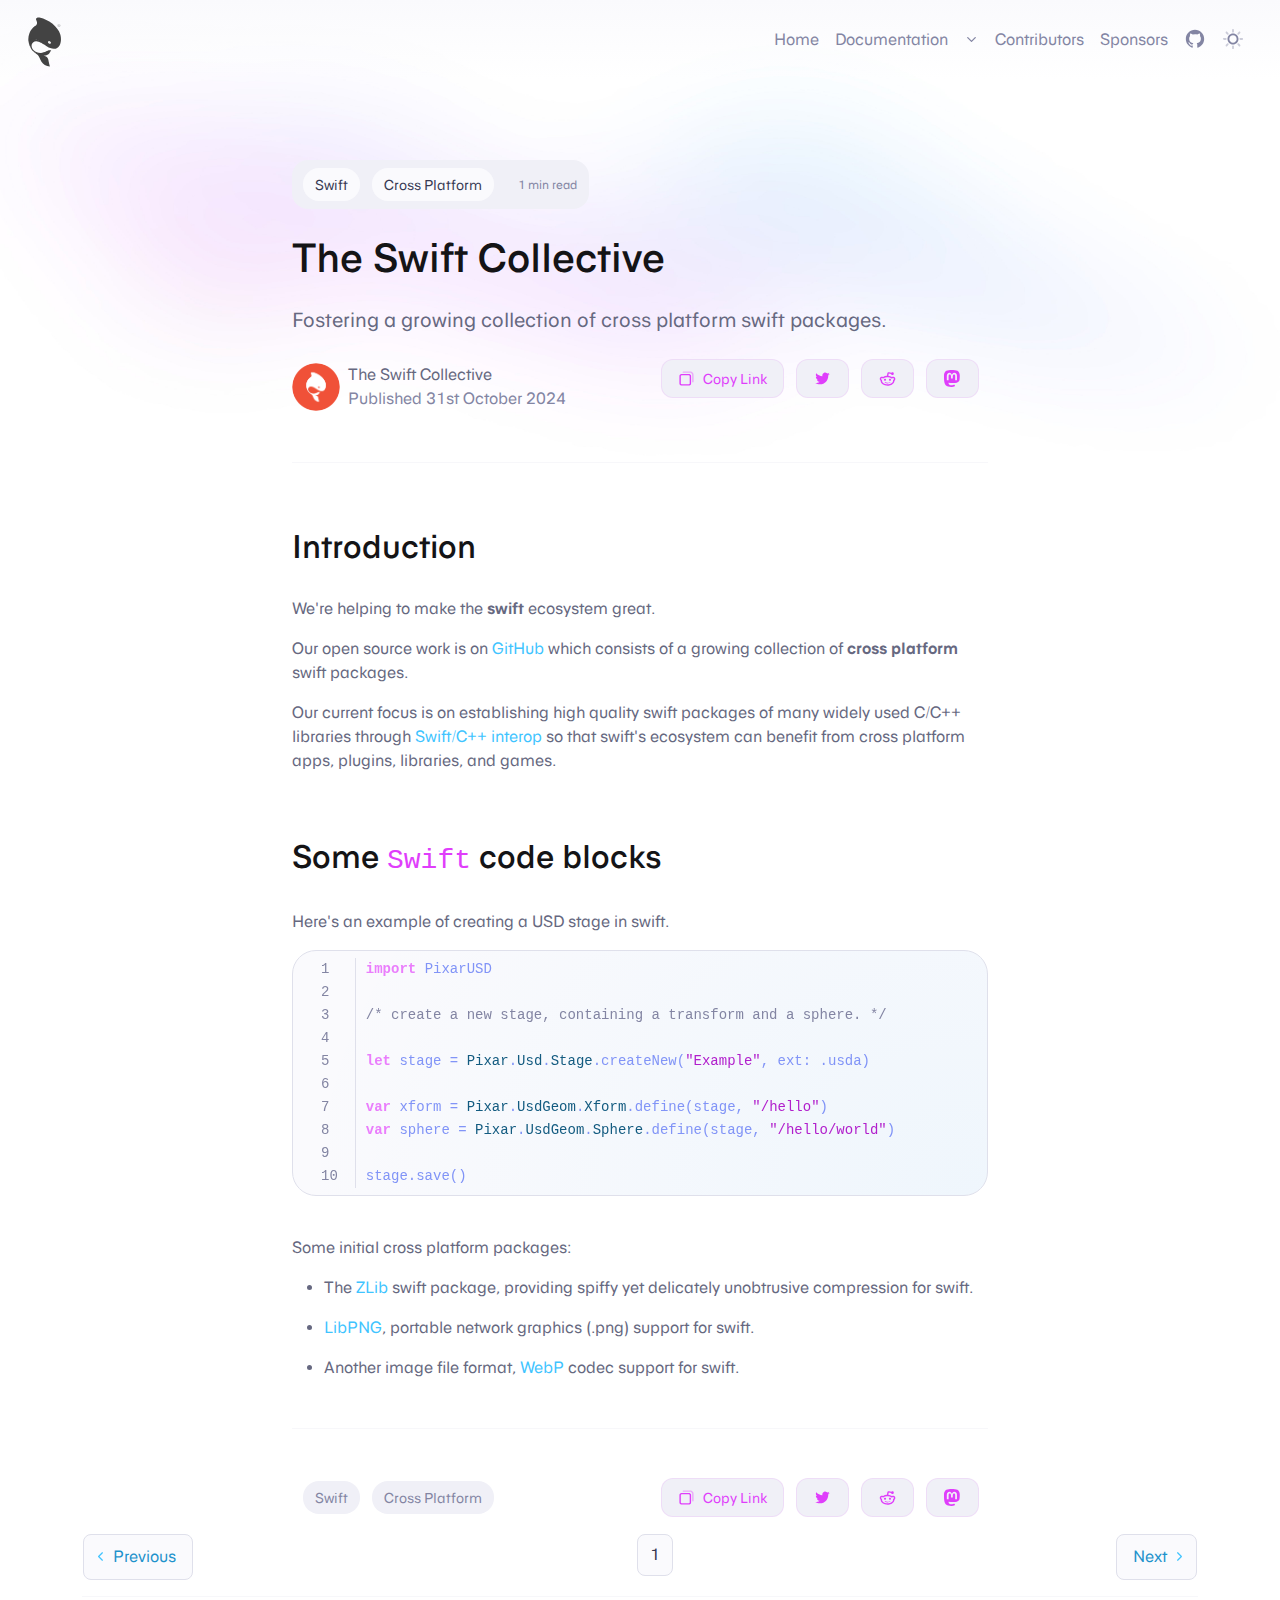
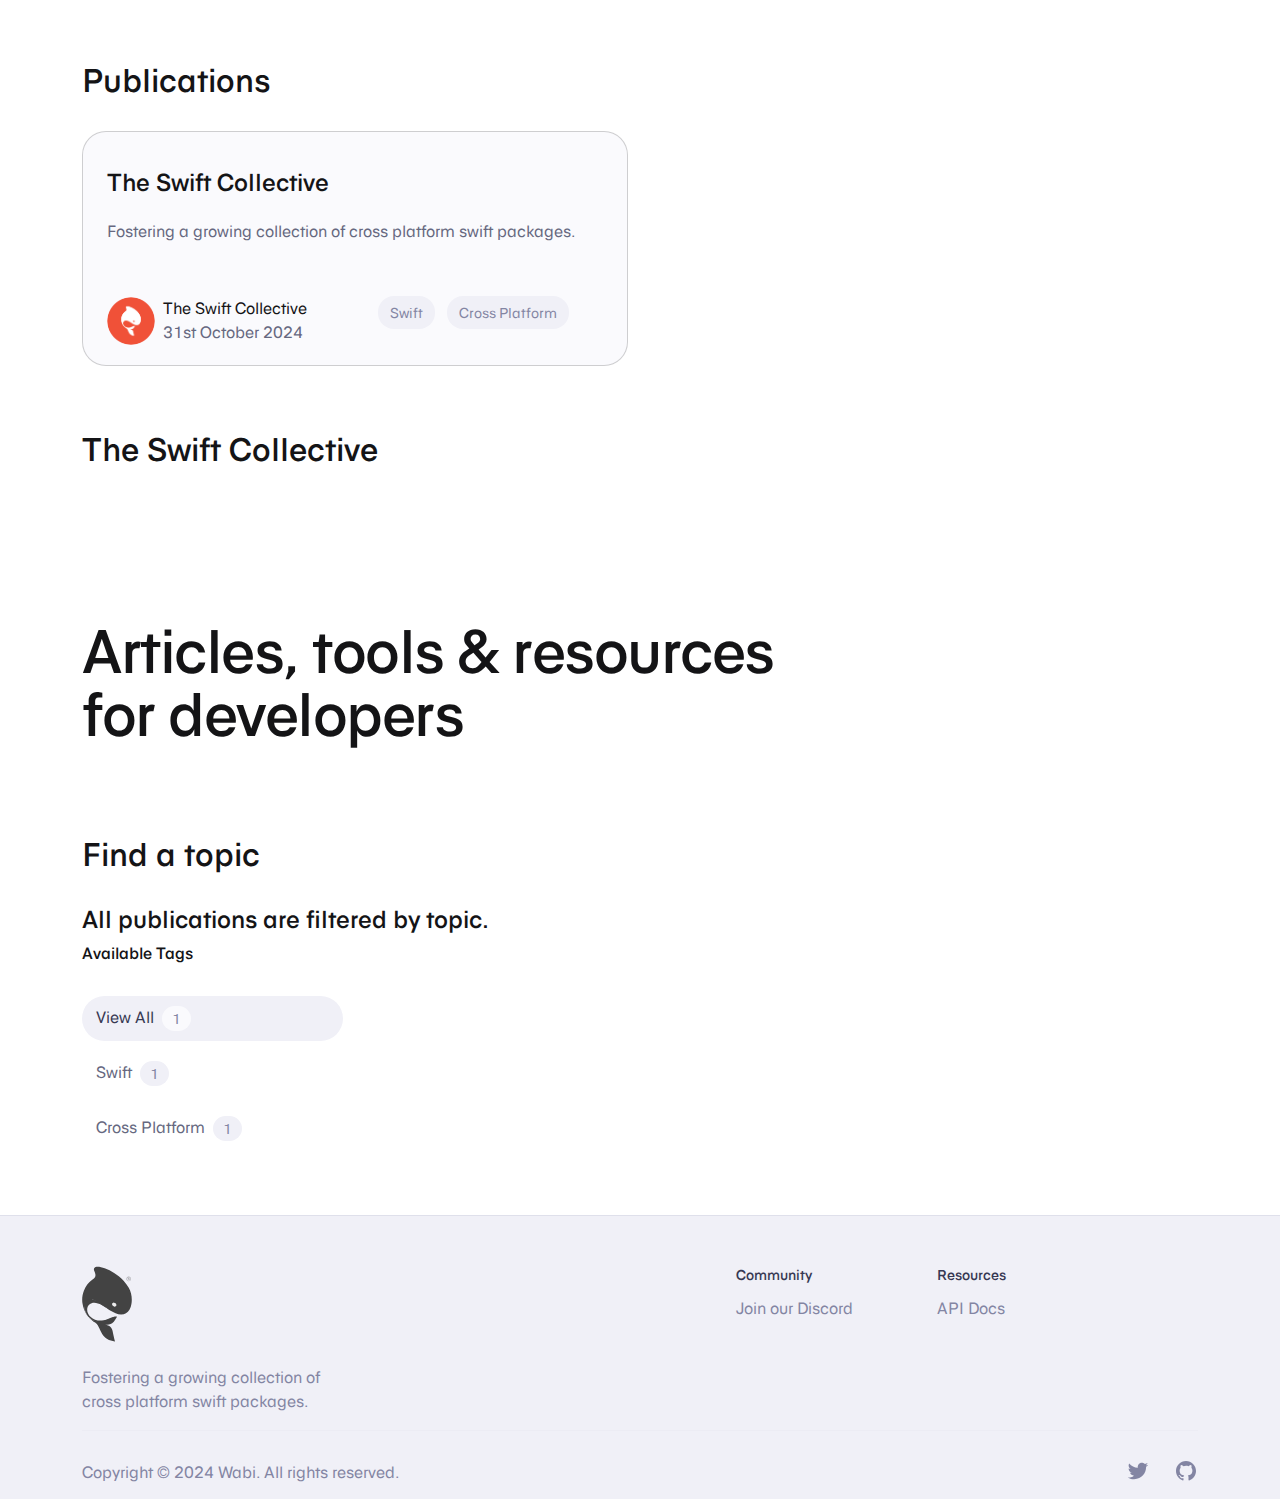
<file: index.html>
<!DOCTYPE html><html lang="en"><head><meta charset="UTF-8"/><meta name="og:site_name" content="The Swift Collective"/><link rel="canonical" href="https://theswiftcollective.com"/><meta name="twitter:url" content="https://theswiftcollective.com"/><meta name="og:url" content="https://theswiftcollective.com"/><title>The Swift Collective</title><meta name="twitter:title" content="The Swift Collective"/><meta name="og:title" content="The Swift Collective"/><meta name="description" content="Fostering a growing collection of cross platform swift packages."/><meta name="twitter:description" content="Fostering a growing collection of cross platform swift packages."/><meta name="og:description" content="Fostering a growing collection of cross platform swift packages."/><meta name="twitter:card" content="summary"/><link rel="stylesheet" href="/main.css" type="text/css"/><script src="/js/detectColorScheme.js"></script><meta name="viewport" content="width=device-width, initial-scale=1.0"/><meta name="color-scheme" content="light dark"/><link rel="apple-touch-icon" sizes="180x180" href="/favicons/apple-touch-icon.png"/><link rel="icon" sizes="32x32" href="/favicons/favicon-32x32.png" type="image/png"/><link rel="icon" sizes="16x16" href="/favicons/favicon-16x16.png" type="image/png"/><link rel="manifest" href="/favicons/site.webmanifest"/><link rel="shortcut icon" href="/favicons/favicon.ico"/><meta name="msapplication-TileColor" content="#da532c"/><meta name="msapplication-config" content="/favicons/browserconfig.xml"/><meta name="theme-color" content="#ffffff"/><link rel="alternate" href="/feed.rss" type="application/rss+xml" title="Subscribe to The Swift Collective"/></head><body><nav class="navbar navbar-expand-lg" id="wabi-navbar"><div class="container-fluid"><a href="/" class="navbar-brand ms-3"><span id="wabi-logo" class="d-inline-block align-text-top" aria-label="Wabi Foundation Logo" width="130" height="50"></span></a><button class="navbar-toggler" type="button" aria-label="Toggle navigation" data-bs-toggle="collapse" data-bs-target="#navbarSupportedContent" aria-controls="navbarSupportedContent" aria-expanded="false"><span id="wabi-navbar-toggler-icon" class="wabi-icon icon-menu-04"></span></button><div class="collapse navbar-collapse me-lg-3" id="navbarSupportedContent"><ul class="navbar-nav ms-auto mb-2 mb-lg-0"><li><a href="#" class="nav-link">Home</a></li><li class="nav-item dropdown"><a href="#" class="nav-link dropdown-no-outline d-flex" id="documentation-dropdown-link" role="button" onclick="Wabi.toggleDocumentationDropdown(); return true;" data-bs-toggle="dropdown" aria-expanded="false">Documentation<span class="wabi-icon icon-chevron-down ms-auto ms-lg-3" id="documentation-navbar-chevron"></span></a><ul class="dropdown-menu animate slideIn" id="framework-dropdown-menu"><li class="m-lg-2"><a href="https://www.theswiftcollective.com" target="_blank" class="dropdown-item"><div class="nav-dropdown-container d-flex"><span class="wabi-icon icon-server-04"></span><div class="ms-3"><div class="nav-dropdown-container-title">Framework Docs</div><div class="nav-dropdown-container-caption d-none d-lg-block">Learn how to use Wabi's Software</div></div></div></a></li><li class="m-lg-2"><a href="https://www.theswiftcollective.com" target="_blank" class="dropdown-item"><div class="nav-dropdown-container d-flex"><span class="wabi-icon icon-dataflow-03"></span><div class="ms-3"><div class="nav-dropdown-container-title">API Docs</div><div class="nav-dropdown-container-caption d-none d-lg-block">Reference documentation for Wabi</div></div></div></a></li></ul></li><li class="nav-item"><a href="https://github.com/wabiverse/SwiftUSD/graphs/contributors" target="_blank" class="nav-link">Contributors</a></li><li class="nav-item"><a href="https://github.com/sponsors/wabiverse" target="_blank" class="nav-link">Sponsors</a></li><li class="nav-item"><a href="https://github.com/the-swift-collective" target="_blank" class="nav-link"><span class="wabi-icon icon-github-fill"></span></a></li><li class="nav-item"><a href="#" class="nav-link" id="theme-switch" aria-label="Toggle dark mode"><span class="wabi-icon" id="theme-switch-icon"></span></a></li></ul></div></div></nav><div class="container wabi-container blog-container"><div class="blog-post-header"><div id="blog-time-tag-container"><div class="d-flex" id="blog-time-tags"><div class="blog-tags"><ul class="mx-auto mx-lg-0 flex-wrap"><li class="my-1"><a href="#">Swift</a></li><li class="my-1"><a href="#">Cross Platform</a></li></ul></div><div id="blog-post-reading-time">1 min read</div></div></div><h1 class="mb-4 mt-4">The Swift Collective</h1><div class="mb-4" id="blog-description">Fostering a growing collection of cross platform swift packages.</div><div class="row"><div class="blog-post-author col-lg d-flex"><img src="/images/author-image-wabi.png" alt="The Swift Collective" class="blog-post-author-image me-2"/><div class="blog-post-author-date-container "><div class="blog-post-author-name"><div>The Swift Collective</div></div><div class="blog-post-publish-date">Published 31st October 2024</div></div></div><div id="blog-top-share" class="ms-auto blog-share col-lg-6 mt-4 mt-lg-0 d-flex align-items-center justify-content-center"><ul><li class="ms-auto"><a href="#" class="btn btn-secondary btn-small d-flex" onclick="Wabi.copyURLToClipboard(); return false;"><span class="wabi-icon icon-copy-06 me-2"></span>Copy Link</a></li><li><a href="#" class="btn btn-secondary btn-small d-flex twitter-share-button">&nbsp;<span class="wabi-icon icon-twitter-fill share-icon-empty"></span>&nbsp;</a></li><li><a href="#" class="btn btn-secondary btn-small d-flex reddit-share-button">&nbsp;<span class="wabi-icon icon-reddit-fill share-icon-empty"></span>&nbsp;</a></li><li class="me-auto"><a href="#" class="btn btn-secondary btn-small d-flex mastodon-share-button">&nbsp;<span class="wabi-icon icon-mastodon-fill share-icon-empty"></span>&nbsp;</a></li></ul></div></div></div><hr class="blog-post-divider"/><div class="blog-content"><div><h2>Introduction</h2><p>We're helping to make the <b>swift</b> ecosystem great.</p><p>Our open source work is on <a href="https://github.com/the-swift-collective">GitHub</a> which consists of a growing collection of <b>cross platform</b> swift packages.</p><p>Our current focus is on establishing high quality swift packages of many widely used C/C++ libraries through <a href="https://www.swift.org/documentation/cxx-interop">Swift/C++ interop</a> so that swift's ecosystem can benefit from cross platform apps, plugins, libraries, and games.</p><h2>Some <code>Swift</code> code blocks</h2><p>Here's an example of creating a USD stage in swift.</p><pre class="swift"><code>import PixarUSD

/* create a new stage, containing a transform and a sphere. */

let stage = Pixar.Usd.Stage.createNew("Example", ext: .usda)

var xform = Pixar.UsdGeom.Xform.define(stage, "/hello")
var sphere = Pixar.UsdGeom.Sphere.define(stage, "/hello/world")

stage.save()</code></pre><br/><p>Some initial cross platform packages:</p><ul><li><p>The <a href="https://github.com/the-swift-collective/zlib">ZLib</a> swift package, providing spiffy yet delicately unobtrusive compression for swift.</p></li><li><p><a href="https://github.com/the-swift-collective/libpng">LibPNG</a>, portable network graphics (.png) support for swift. </p></li><li><p>Another image file format, <a href="https://github.com/the-swift-collective/libwebp">WebP</a> codec support for swift.</p></li></ul></div></div><hr class="blog-post-divider"/><div id="blog-post-bottom" class="row align-items-center"><div id="blog-bottom-tags" class="blog-tags col-lg-6 d-flex"><ul class="mx-auto mx-lg-0 flex-wrap"><li class="my-1"><a href="#">Swift</a></li><li class="my-1"><a href="#">Cross Platform</a></li></ul></div><div class="ms-auto blog-share col-lg-6" id="blog-bottom-share"><ul><li class="ms-auto"><a href="#" class="btn btn-secondary btn-small d-flex" onclick="Wabi.copyURLToClipboard(); return false;"><span class="wabi-icon icon-copy-06 me-2"></span>Copy Link</a></li><li><a href="#" class="btn btn-secondary btn-small d-flex twitter-share-button">&nbsp;<span class="wabi-icon icon-twitter-fill share-icon-empty"></span>&nbsp;</a></li><li><a href="#" class="btn btn-secondary btn-small d-flex reddit-share-button">&nbsp;<span class="wabi-icon icon-reddit-fill share-icon-empty"></span>&nbsp;</a></li><li class="me-auto"><a href="#" class="btn btn-secondary btn-small d-flex mastodon-share-button">&nbsp;<span class="wabi-icon icon-mastodon-fill share-icon-empty"></span>&nbsp;</a></li></ul></div></div></div><div class="container"><nav aria-label="blog-pagination"><ul class="pagination justify-content-center"><li class="page-item me-auto disabled"><a href="#" class="page-link page-link-next-previous d-flex page-link-previous" aria-label="Previous"><span class="wabi-icon icon-chevron-left"></span><div class="d-none d-lg-block">Previous</div></a></li><li aria-current="page" class="page-item d-none d-lg-block active"><span class="page-link">1</span></li><li class="page-item pagination-ellipsis d-lg-none">Page 1 of 1</li><li class="page-item ms-auto disabled"><a href="#" class="page-link page-link-next-previous d-flex page-link-next" aria-label="Next"><div class="d-none d-lg-block">Next</div><span class="wabi-icon icon-chevron-right"></span></a></li></ul></nav><hr/><h2>Publications</h2><div class="row row-cols-1 row-cols-lg-2 g-4"><div class="col"><div class="card blog-card"><div class="card-body"><a href="#" class="blog-post-link"><h2 class="card-title">The Swift Collective</h2></a><p class="card-text">Fostering a growing collection of cross platform swift packages.</p><div class="row"><div class="blog-post-author col-lg d-flex"><img src="/images/author-image-wabi.png" alt="The Swift Collective" class="blog-post-author-image me-2"/><div class="blog-post-author-date-container "><div class="blog-post-author-name"><div>The Swift Collective</div></div><div class="blog-post-publish-date">31st October 2024</div></div></div><div class="col-lg blog-tags pt-4 pt-lg-0 d-flex align-items-center"><ul class="mx-auto mx-lg-0 flex-wrap"><li class="my-1"><a href="#">Swift</a></li><li class="my-1"><a href="#">Cross Platform</a></li></ul></div></div></div></div></div></div><h2>The Swift Collective</h2><h1 class="wabi-blog-page-heading">Articles, tools &amp; resources for developers</h1><h2>Find a topic</h2><h4>All publications are filtered by topic.</h4><div class="row"><div class="col-lg-3"><div class="blog-tag-list"><h5 class="list-heading d-none d-lg-block">Available Tags</h5><button class="d-lg-none wabi-molecule wabi-molecule-list" id="tag-list-mobile-button" type="button" data-bs-toggle="collapse" data-bs-target="#tagListCollapse" aria-expanded="false" aria-controls="tagListCollapse"><div class="d-flex flex-row align-items-center">View All<span class="ms-auto wabi-icon icon-chevron-down"></span></div></button><ul class="collapse tag-list-collapse mobile-drop-down-menu" id="tagListCollapse"><li class="tag-list-tag"><a href="#" class="tag-link d-flex align-items-center active">View All<span class="badge ms-2 d-none d-lg-block">1</span></a></li><li class="tag-list-tag"><a href="#" class="tag-link d-flex align-items-center">Swift<span class="badge ms-2 d-none d-lg-block">1</span></a></li><li class="tag-list-tag"><a href="#" class="tag-link d-flex align-items-center">Cross Platform<span class="badge ms-2 d-none d-lg-block">1</span></a></li></ul></div></div><div class="col"></div></div></div><footer class="mt-5"><div class="container mt-5"><div class="row"><div id="footer-callout" class="col-md"><span class="d-inline-block align-text-top" aria-label="Wabi Foundation Logo" id="wabi-logo-footer" width="197" height="76"></span><div class="w-lg-50 mt-4">Fostering a growing collection of cross platform swift packages.</div></div><div class="mt-4 mt-lg-0 col-md"><div class="row"><div id="footer-community-links" class="col-6 ps-lg-5"><h6 class="ps-lg-5">Community</h6><ul class="ps-lg-5"><li><a href="https://discord.gg/bfW4NyKpuA" target="_blank">Join our Discord</a></li></ul></div><div id="footer-resources-links" class="col-6"><h6>Resources</h6><ul><li><a href="https://api.theswiftcollective.com" target="_blank">API Docs</a></li></ul></div></div></div></div><hr/><div id="footer-bottom"><div id="footer-copyright" class="my-auto">Copyright &copy; 2024 Wabi. All rights reserved.</div><div id="footer-social-links" class="ms-auto"><ul class="d-flex"><li class="me-4"><a href="https://twitter.com/artist_furby" target="_blank"><span class="wabi-icon icon-twitter-fill"></span></a></li><li><a href="https://github.com/the-swift-collective" target="_blank"><span class="wabi-icon icon-github-fill"></span></a></li></ul></div></div></div></footer><script src="/main.js"></script></body></html>
</file>
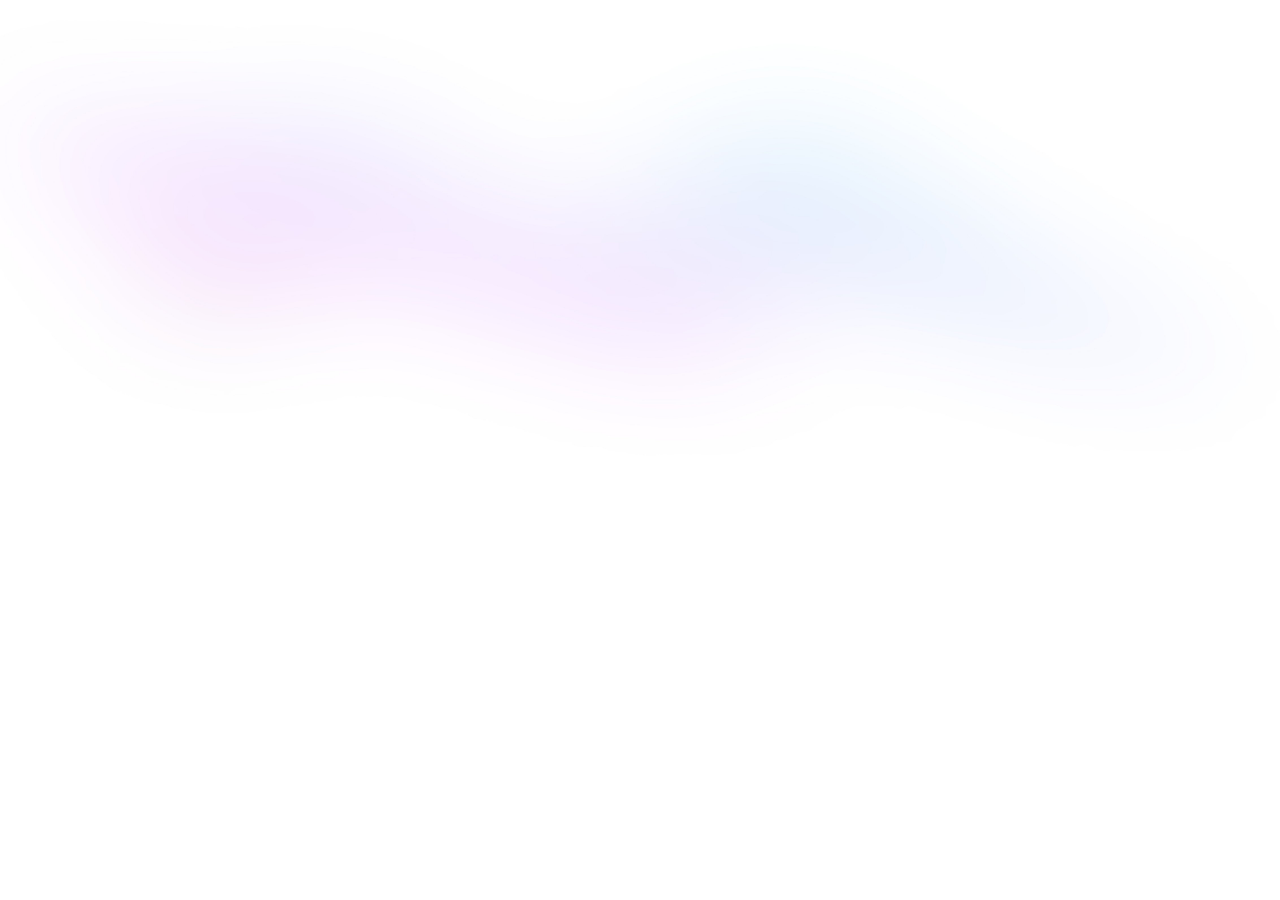
<file: posts/index.html>
<!DOCTYPE html><html lang="en"><head><meta charset="UTF-8"/><meta name="og:site_name" content="The Swift Collective"/><link rel="canonical" href="https://theswiftcollective.com/posts"/><meta name="twitter:url" content="https://theswiftcollective.com/posts"/><meta name="og:url" content="https://theswiftcollective.com/posts"/><title>Posts | The Swift Collective</title><meta name="twitter:title" content="Posts | The Swift Collective"/><meta name="og:title" content="Posts | The Swift Collective"/><meta name="description" content="Fostering a growing collection of cross platform swift packages."/><meta name="twitter:description" content="Fostering a growing collection of cross platform swift packages."/><meta name="og:description" content="Fostering a growing collection of cross platform swift packages."/><meta name="twitter:card" content="summary"/><link rel="stylesheet" href="/main.css" type="text/css"/><script src="/js/detectColorScheme.js"></script><meta name="viewport" content="width=device-width, initial-scale=1.0"/><meta name="color-scheme" content="light dark"/><link rel="apple-touch-icon" sizes="180x180" href="/favicons/apple-touch-icon.png"/><link rel="icon" sizes="32x32" href="/favicons/favicon-32x32.png" type="image/png"/><link rel="icon" sizes="16x16" href="/favicons/favicon-16x16.png" type="image/png"/><link rel="manifest" href="/favicons/site.webmanifest"/><link rel="shortcut icon" href="/favicons/favicon.ico"/><meta name="msapplication-TileColor" content="#da532c"/><meta name="msapplication-config" content="/favicons/browserconfig.xml"/><meta name="theme-color" content="#ffffff"/><link rel="alternate" href="/feed.rss" type="application/rss+xml" title="Subscribe to The Swift Collective"/></head><body></body></html>
</file>
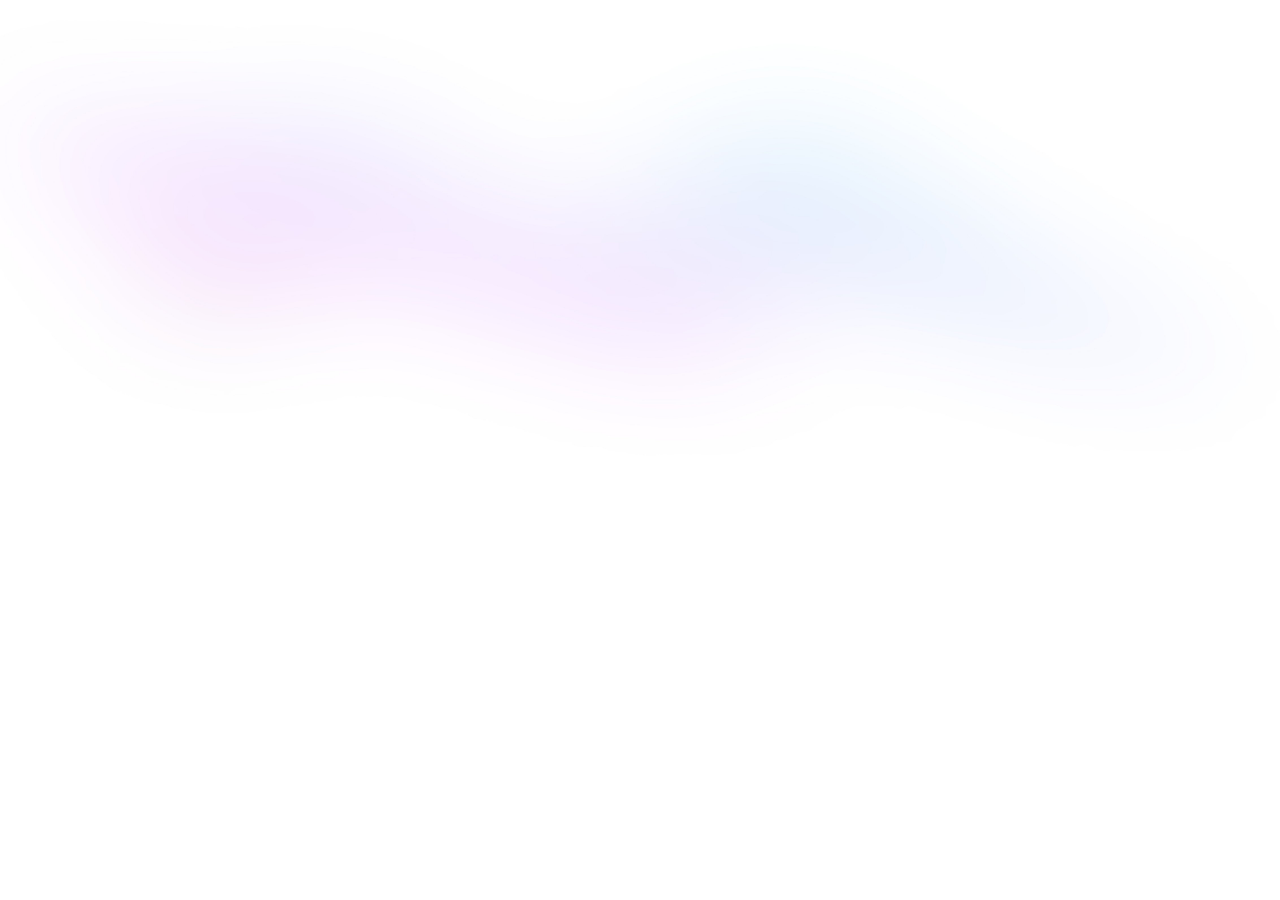
<file: tags/index.html>
<!DOCTYPE html><html lang="en"><head><meta charset="UTF-8"/><meta name="og:site_name" content="The Swift Collective"/><link rel="canonical" href="https://theswiftcollective.com/tags"/><meta name="twitter:url" content="https://theswiftcollective.com/tags"/><meta name="og:url" content="https://theswiftcollective.com/tags"/><title>The Swift Collective</title><meta name="twitter:title" content="The Swift Collective"/><meta name="og:title" content="The Swift Collective"/><meta name="description" content="Fostering a growing collection of cross platform swift packages."/><meta name="twitter:description" content="Fostering a growing collection of cross platform swift packages."/><meta name="og:description" content="Fostering a growing collection of cross platform swift packages."/><meta name="twitter:card" content="summary"/><link rel="stylesheet" href="/main.css" type="text/css"/><script src="/js/detectColorScheme.js"></script><meta name="viewport" content="width=device-width, initial-scale=1.0"/><meta name="color-scheme" content="light dark"/><link rel="apple-touch-icon" sizes="180x180" href="/favicons/apple-touch-icon.png"/><link rel="icon" sizes="32x32" href="/favicons/favicon-32x32.png" type="image/png"/><link rel="icon" sizes="16x16" href="/favicons/favicon-16x16.png" type="image/png"/><link rel="manifest" href="/favicons/site.webmanifest"/><link rel="shortcut icon" href="/favicons/favicon.ico"/><meta name="msapplication-TileColor" content="#da532c"/><meta name="msapplication-config" content="/favicons/browserconfig.xml"/><meta name="theme-color" content="#ffffff"/><link rel="alternate" href="/feed.rss" type="application/rss+xml" title="Subscribe to The Swift Collective"/></head><body></body></html>
</file>
